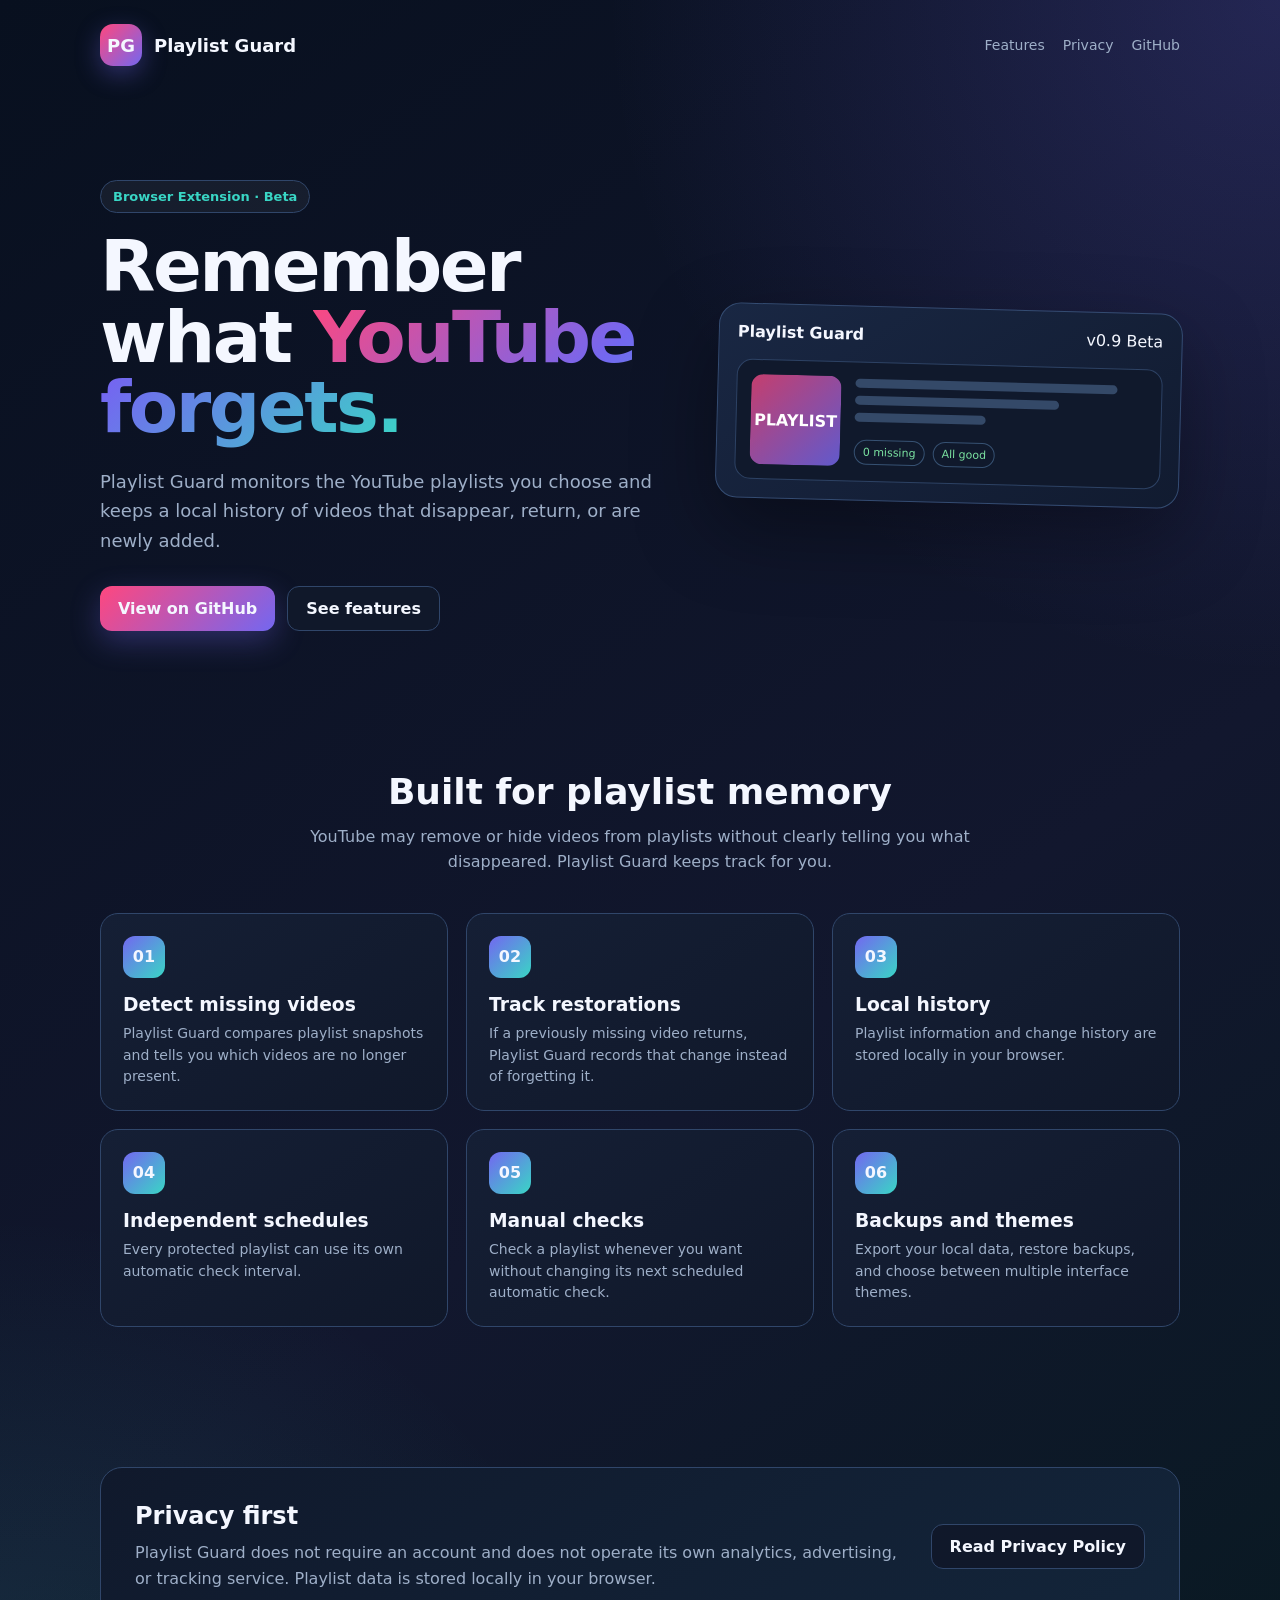
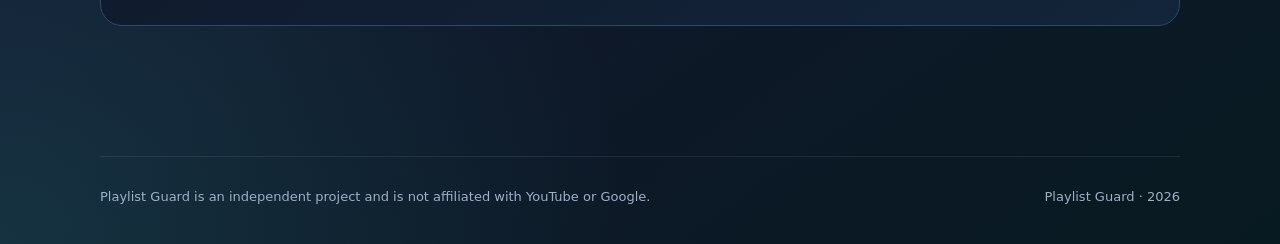
<file: docs/index.html>
<!doctype html>
<html lang="en">
<head>
  <meta charset="utf-8">
  <meta name="viewport" content="width=device-width, initial-scale=1">
  <title>Playlist Guard</title>
  <meta name="description" content="Playlist Guard remembers what YouTube forgets. Track playlist changes, missing videos, restored videos, and more.">

  <style>
    :root{
      --bg:#0b1020;
      --panel:#151f35;
      --panel2:#10182a;
      --text:#f4f7ff;
      --muted:#9eafc8;
      --border:#30466a;
      --pink:#ff477e;
      --violet:#7367f0;
      --cyan:#39d6c5;
      --green:#7be3a1;
    }

    *{
      box-sizing:border-box;
    }

    html{
      scroll-behavior:smooth;
    }

    body{
      margin:0;
      font-family:Inter,system-ui,-apple-system,BlinkMacSystemFont,"Segoe UI",sans-serif;
      background:
        radial-gradient(circle at top right, rgba(115,103,240,.22), transparent 30%),
        radial-gradient(circle at bottom left, rgba(57,214,197,.14), transparent 28%),
        linear-gradient(145deg,#08101f,#12172e 58%,#081a21);
      color:var(--text);
      min-height:100vh;
    }

    a{
      color:inherit;
    }

    .container{
      width:min(1080px,calc(100% - 40px));
      margin:0 auto;
    }

    nav{
      display:flex;
      align-items:center;
      justify-content:space-between;
      padding:24px 0;
      gap:20px;
    }

    .brand{
      display:flex;
      align-items:center;
      gap:12px;
      font-weight:800;
      font-size:18px;
    }

    .brand-icon{
      width:42px;
      height:42px;
      border-radius:13px;
      display:grid;
      place-items:center;
      background:linear-gradient(135deg,var(--pink),var(--violet));
      font-weight:900;
      box-shadow:0 8px 24px rgba(115,103,240,.35);
    }

    .nav-links{
      display:flex;
      align-items:center;
      gap:18px;
      font-size:14px;
      color:var(--muted);
    }

    .nav-links a{
      text-decoration:none;
    }

    .nav-links a:hover{
      color:var(--text);
    }

    .hero{
      padding:90px 0 70px;
      display:grid;
      grid-template-columns:1.1fr .9fr;
      gap:50px;
      align-items:center;
    }

    .eyebrow{
      display:inline-flex;
      align-items:center;
      gap:8px;
      padding:8px 12px;
      border-radius:999px;
      background:rgba(255,255,255,.05);
      border:1px solid var(--border);
      color:var(--cyan);
      font-size:13px;
      font-weight:700;
      margin-bottom:18px;
    }

    h1{
      font-size:clamp(42px,7vw,72px);
      line-height:.98;
      margin:0;
      letter-spacing:-2.5px;
    }

    .gradient{
      background:linear-gradient(135deg,var(--pink),var(--violet),var(--cyan));
      -webkit-background-clip:text;
      background-clip:text;
      color:transparent;
    }

    .hero p{
      margin:24px 0 0;
      color:var(--muted);
      font-size:18px;
      line-height:1.65;
      max-width:650px;
    }

    .buttons{
      display:flex;
      gap:12px;
      flex-wrap:wrap;
      margin-top:30px;
    }

    .btn{
      text-decoration:none;
      display:inline-flex;
      align-items:center;
      justify-content:center;
      padding:12px 18px;
      border-radius:12px;
      font-weight:800;
      border:1px solid var(--border);
      background:var(--panel2);
    }

    .btn.primary{
      border:none;
      background:linear-gradient(135deg,var(--pink),var(--violet));
      box-shadow:0 10px 30px rgba(115,103,240,.32);
    }

    .mockup{
      background:linear-gradient(145deg,#192743,#111b30);
      border:1px solid #344c72;
      border-radius:22px;
      padding:18px;
      box-shadow:0 30px 80px rgba(0,0,0,.35);
      transform:rotate(1.5deg);
    }

    .mockup-header{
      display:flex;
      align-items:center;
      justify-content:space-between;
      margin-bottom:18px;
    }

    .mockup-title{
      font-weight:900;
    }

    .mockup-card{
      display:grid;
      grid-template-columns:90px 1fr;
      gap:14px;
      background:#10192c;
      border:1px solid #2d4264;
      border-radius:16px;
      padding:14px;
    }

    .mockup-thumb{
      width:90px;
      aspect-ratio:1;
      border-radius:12px;
      background:
        linear-gradient(135deg,rgba(255,71,126,.75),rgba(115,103,240,.8)),
        #17243d;
      display:grid;
      place-items:center;
      font-weight:900;
      color:white;
    }

    .mockup-lines{
      display:grid;
      gap:8px;
      align-content:center;
    }

    .line{
      height:9px;
      border-radius:999px;
      background:#344968;
    }

    .line.long{width:90%}
    .line.medium{width:70%}
    .line.short{width:45%}

    .pill-row{
      display:flex;
      gap:8px;
      margin-top:10px;
    }

    .pill{
      padding:5px 8px;
      border-radius:999px;
      border:1px solid #365172;
      font-size:11px;
      color:var(--green);
    }

    section{
      padding:70px 0;
    }

    .section-title{
      text-align:center;
      max-width:750px;
      margin:0 auto 38px;
    }

    .section-title h2{
      margin:0 0 12px;
      font-size:36px;
    }

    .section-title p{
      margin:0;
      color:var(--muted);
      line-height:1.6;
    }

    .grid{
      display:grid;
      grid-template-columns:repeat(3,1fr);
      gap:18px;
    }

    .feature{
      background:linear-gradient(145deg,var(--panel),var(--panel2));
      border:1px solid var(--border);
      border-radius:18px;
      padding:22px;
    }

    .feature-icon{
      width:42px;
      height:42px;
      border-radius:12px;
      background:linear-gradient(135deg,var(--violet),var(--cyan));
      display:grid;
      place-items:center;
      margin-bottom:16px;
      font-weight:900;
    }

    .feature h3{
      margin:0 0 8px;
    }

    .feature p{
      margin:0;
      color:var(--muted);
      line-height:1.55;
      font-size:14px;
    }

    .privacy{
      background:linear-gradient(145deg,#10192c,#13253a);
      border:1px solid var(--border);
      border-radius:22px;
      padding:34px;
      display:grid;
      grid-template-columns:1fr auto;
      gap:30px;
      align-items:center;
    }

    .privacy h2{
      margin:0 0 10px;
    }

    .privacy p{
      margin:0;
      color:var(--muted);
      line-height:1.6;
    }

    footer{
      border-top:1px solid rgba(255,255,255,.08);
      margin-top:60px;
      padding:32px 0 40px;
      color:var(--muted);
      font-size:13px;
      display:flex;
      justify-content:space-between;
      gap:20px;
      flex-wrap:wrap;
    }

    @media(max-width:800px){
      .hero{
        grid-template-columns:1fr;
        padding-top:60px;
      }

      .grid{
        grid-template-columns:1fr;
      }

      .privacy{
        grid-template-columns:1fr;
      }

      .nav-links{
        display:none;
      }
    }
  </style>
</head>

<body>

  <div class="container">

    <nav>
      <div class="brand">
        <div class="brand-icon">PG</div>
        Playlist Guard
      </div>

      <div class="nav-links">
        <a href="#features">Features</a>
        <a href="#privacy">Privacy</a>
        <a href="https://github.com/Masterfure3312/Playlist-Guard-Extension">GitHub</a>
      </div>
    </nav>

    <main>

      <section class="hero">
        <div>
          <div class="eyebrow">
            Browser Extension · Beta
          </div>

          <h1>
            Remember what
            <span class="gradient">YouTube forgets.</span>
          </h1>

          <p>
            Playlist Guard monitors the YouTube playlists you choose and keeps a local history of videos that disappear, return, or are newly added.
          </p>

          <div class="buttons">
            <a class="btn primary" href="https://github.com/Masterfure3312/Playlist-Guard-Extension">View on GitHub</a>
            <a class="btn" href="#features">See features</a>
          </div>
        </div>

        <div class="mockup">
          <div class="mockup-header">
            <div class="mockup-title">Playlist Guard</div>
            <div>v0.9 Beta</div>
          </div>

          <div class="mockup-card">
            <div class="mockup-thumb">PLAYLIST</div>

            <div class="mockup-lines">
              <div class="line long"></div>
              <div class="line medium"></div>
              <div class="line short"></div>

              <div class="pill-row">
                <div class="pill">0 missing</div>
                <div class="pill">All good</div>
              </div>
            </div>
          </div>
        </div>
      </section>

      <section id="features">

        <div class="section-title">
          <h2>Built for playlist memory</h2>
          <p>
            YouTube may remove or hide videos from playlists without clearly telling you what disappeared. Playlist Guard keeps track for you.
          </p>
        </div>

        <div class="grid">

          <article class="feature">
            <div class="feature-icon">01</div>
            <h3>Detect missing videos</h3>
            <p>
              Playlist Guard compares playlist snapshots and tells you which videos are no longer present.
            </p>
          </article>

          <article class="feature">
            <div class="feature-icon">02</div>
            <h3>Track restorations</h3>
            <p>
              If a previously missing video returns, Playlist Guard records that change instead of forgetting it.
            </p>
          </article>

          <article class="feature">
            <div class="feature-icon">03</div>
            <h3>Local history</h3>
            <p>
              Playlist information and change history are stored locally in your browser.
            </p>
          </article>

          <article class="feature">
            <div class="feature-icon">04</div>
            <h3>Independent schedules</h3>
            <p>
              Every protected playlist can use its own automatic check interval.
            </p>
          </article>

          <article class="feature">
            <div class="feature-icon">05</div>
            <h3>Manual checks</h3>
            <p>
              Check a playlist whenever you want without changing its next scheduled automatic check.
            </p>
          </article>

          <article class="feature">
            <div class="feature-icon">06</div>
            <h3>Backups and themes</h3>
            <p>
              Export your local data, restore backups, and choose between multiple interface themes.
            </p>
          </article>

        </div>

      </section>

      <section id="privacy">

        <div class="privacy">
          <div>
            <h2>Privacy first</h2>
            <p>
              Playlist Guard does not require an account and does not operate its own analytics, advertising, or tracking service.
              Playlist data is stored locally in your browser.
            </p>
          </div>

          <a class="btn" href="https://github.com/Masterfure3312/Playlist-Guard-Extension/blob/main/PRIVACY.md">Read Privacy Policy</a>
        </div>

      </section>

    </main>

    <footer>
      <span>
        Playlist Guard is an independent project and is not affiliated with YouTube or Google.
      </span>

      <span>
        Playlist Guard · 2026
      </span>
    </footer>

  </div>

</body>
</html>
</file>
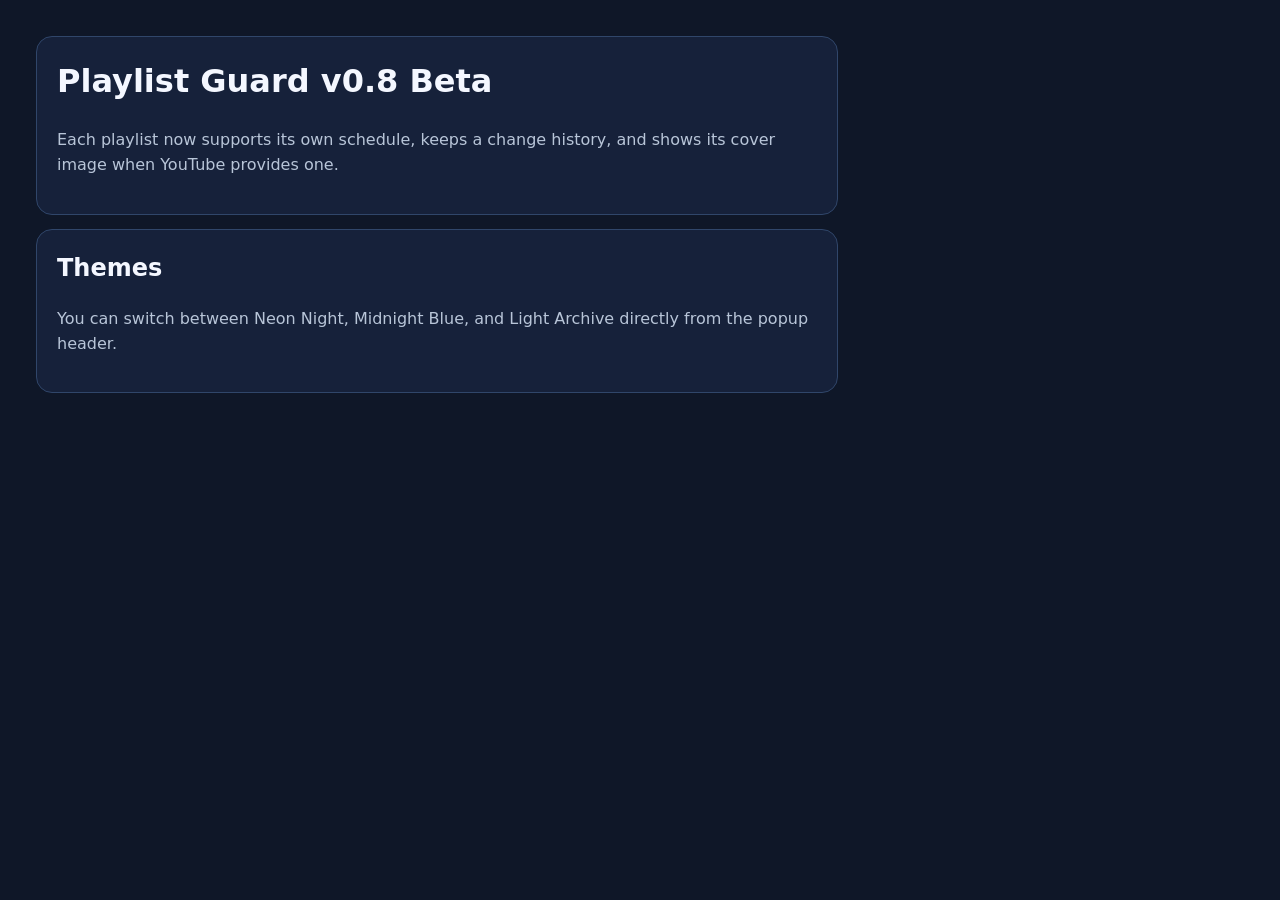
<file: options.html>
<!doctype html>
<html>
<head>
  <meta charset="utf-8">
  <title>Playlist Guard</title>
  <style>
    body{font-family:Inter,system-ui,sans-serif;background:#0f1728;color:#f4f7ff;padding:28px;line-height:1.55}
    .card{max-width:760px;background:#16213a;border:1px solid #30466a;border-radius:16px;padding:20px;margin-bottom:14px}
    h1,h2{margin-top:0}
    p{color:#b8c5d8}
  </style>
</head>
<body>
  <div class="card">
    <h1>Playlist Guard v0.8 Beta</h1>
    <p>Each playlist now supports its own schedule, keeps a change history, and shows its cover image when YouTube provides one.</p>
  </div>
  <div class="card">
    <h2>Themes</h2>
    <p>You can switch between Neon Night, Midnight Blue, and Light Archive directly from the popup header.</p>
  </div>
</body>
</html>
</file>
